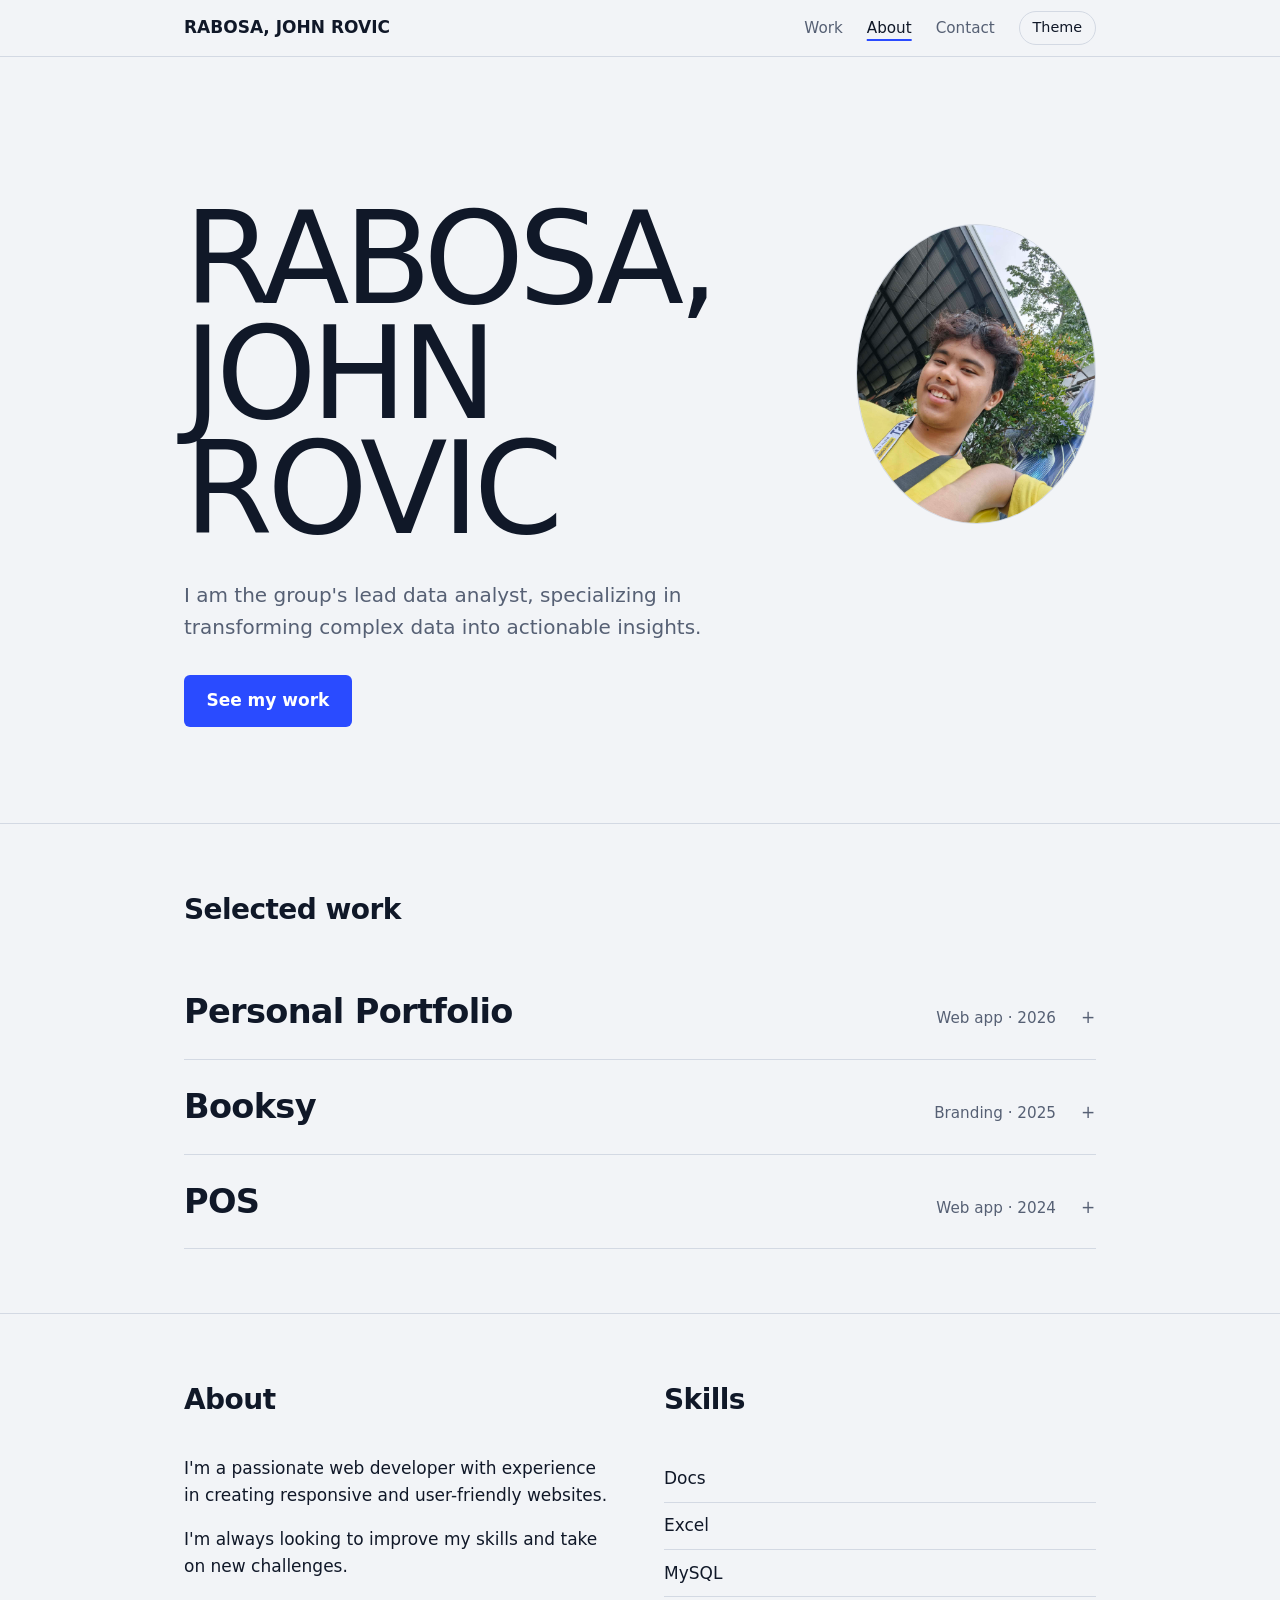
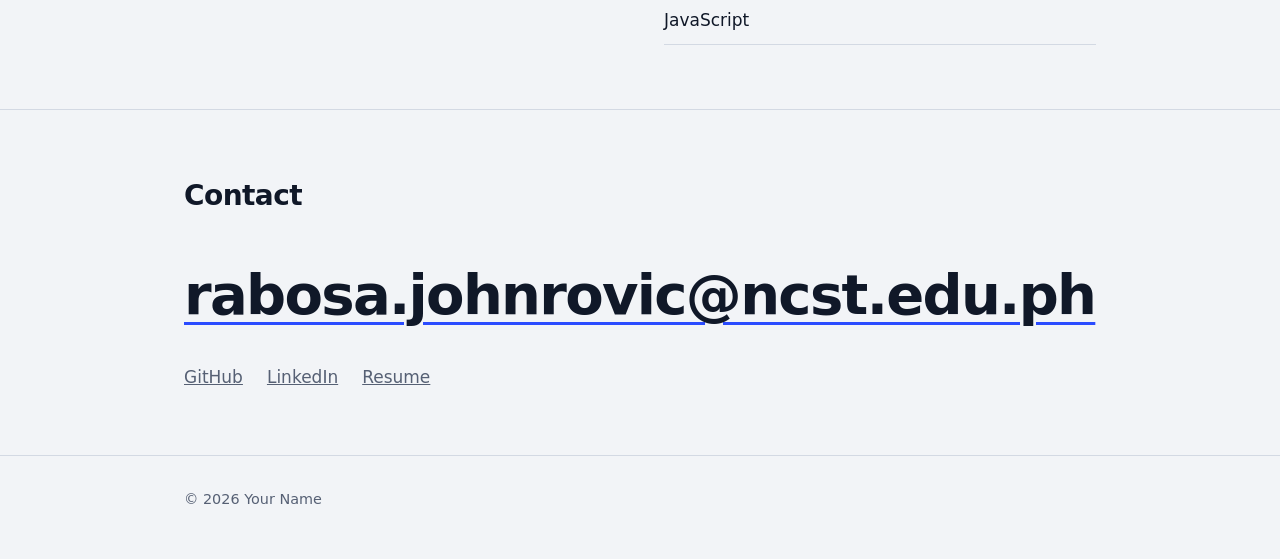
<file: index.html>
<!DOCTYPE html>
<html lang="en">
<head>
<meta charset="utf-8">
<meta name="viewport" content="width=device-width, initial-scale=1, viewport-fit=cover">
<title>Your Name — Portfolio</title>
<link rel="stylesheet" href="portfolio.css">
</head>
<body>
<header>
  <div class="wrap">
    <a class="brand" href="#top">RABOSA, JOHN ROVIC</a>
    <nav aria-label="Main">
      <a href="#work">Work</a>
      <a href="#about">About</a>
      <a href="#contact">Contact</a>
      <button id="theme" type="button" aria-label="Switch color theme">Theme</button>
    </nav>
  </div>
</header>

<main id="top">
  <div class="wrap">
    <div class="hero">
      <div class="hero-top">
        <h1>RABOSA, JOHN ROVIC</h1>
        <div class="portrait">
          <img src="rabosa.jpg">
        </div>
      </div>
      <p>I am the group's lead data analyst, specializing in transforming complex data into actionable insights.</p>
      <a class="btn" href="#work">See my work</a>
    </div>
  </div>

  <section id="work">
    <div class="wrap">
      <h2>Selected work</h2>
      <ul class="projects" id="projects">
        <li>
          <button class="row" aria-expanded="false" aria-controls="p1">
            <span class="title">Personal Portfolio</span><span class="meta">Web app · 2026</span><span class="icon" aria-hidden="true">+</span>
          </button>
          <div class="panel" id="p1"><div><div class="inner">
            <img src="src1.png" alt="Project image" class="thumb">
            <div class="thumb">Project image</div>
            <div>
              <p>A personal portfolio website built with HTML, CSS, and JavaScript.</p>
              <ul class="tags"><li>HTML</li><li>CSS</li><li>JavaScript</li></ul>
              <a href="#">View project</a>
            </div>
          </div></div></div>
        </li>
        <li>
          <button class="row" aria-expanded="false" aria-controls="p2">
            <span class="title">Booksy</span><span class="meta">Branding · 2025</span><span class="icon" aria-hidden="true">+</span>
          </button>
          <div class="panel" id="p2"><div><div class="inner">
            <div class="thumb">Project image</div>
            <div>
              <p>A website for requesting, acquiring and tracking places that has been or will be booked.</p>
              <ul class="tags"><li>HTML</li><li>CSS</li><li>JavaScript</li><li>PHP</li><li>MySQL</li></ul>
              <a href="#">View project</a>
            </div>
          </div></div></div>
        </li>
        <li>
          <button class="row" aria-expanded="false" aria-controls="p3">
            <span class="title">POS</span><span class="meta">Web app · 2024</span><span class="icon" aria-hidden="true">+</span>
          </button>
          <div class="panel" id="p3"><div><div class="inner">
            <div class="thumb">Project image</div>
            <div>
              <p>A point-of-sale system for managing inventory and processing transactions.</p>
              <ul class="tags"><li>HTML</li><li>CSS</li><li>JavaScript</li><li>PHP</li><li>MySQL</li></ul>
              <a href="#">View project</a>
            </div>
          </div></div></div>
        </li>
      </ul>
    </div>
  </section>

  <section id="about">
    <div class="wrap about">
      <div>
        <h2>About</h2>
        <p>I'm a passionate web developer with experience in creating responsive and user-friendly websites.</p>
        <p>I'm always looking to improve my skills and take on new challenges.</p>
      </div>
      <div>
        <h2>Skills</h2>
        <ul class="skills">
          <li>Docs</li>
          <li>Excel</li>
          <li>MySQL</li>
          <li>JavaScript</li>
        </ul>
      </div>
    </div>
  </section>

  <section id="contact" class="contact">
    <div class="wrap">
      <h2>Contact</h2>
      <a class="mail" href="mailto:rabosa.johnrovic@ncst.edu.ph">rabosa.johnrovic@ncst.edu.ph</a>
      <div class="links">
        <a href="#">GitHub</a>
        <a href="#">LinkedIn</a>
        <a href="#">Resume</a>
      </div>
    </div>
  </section>
</main>

<footer>
  <div class="wrap">© <span id="year">2026</span> Your Name</div>
</footer>

<script src="portfolio.js"></script>
</body>
</html>
</file>
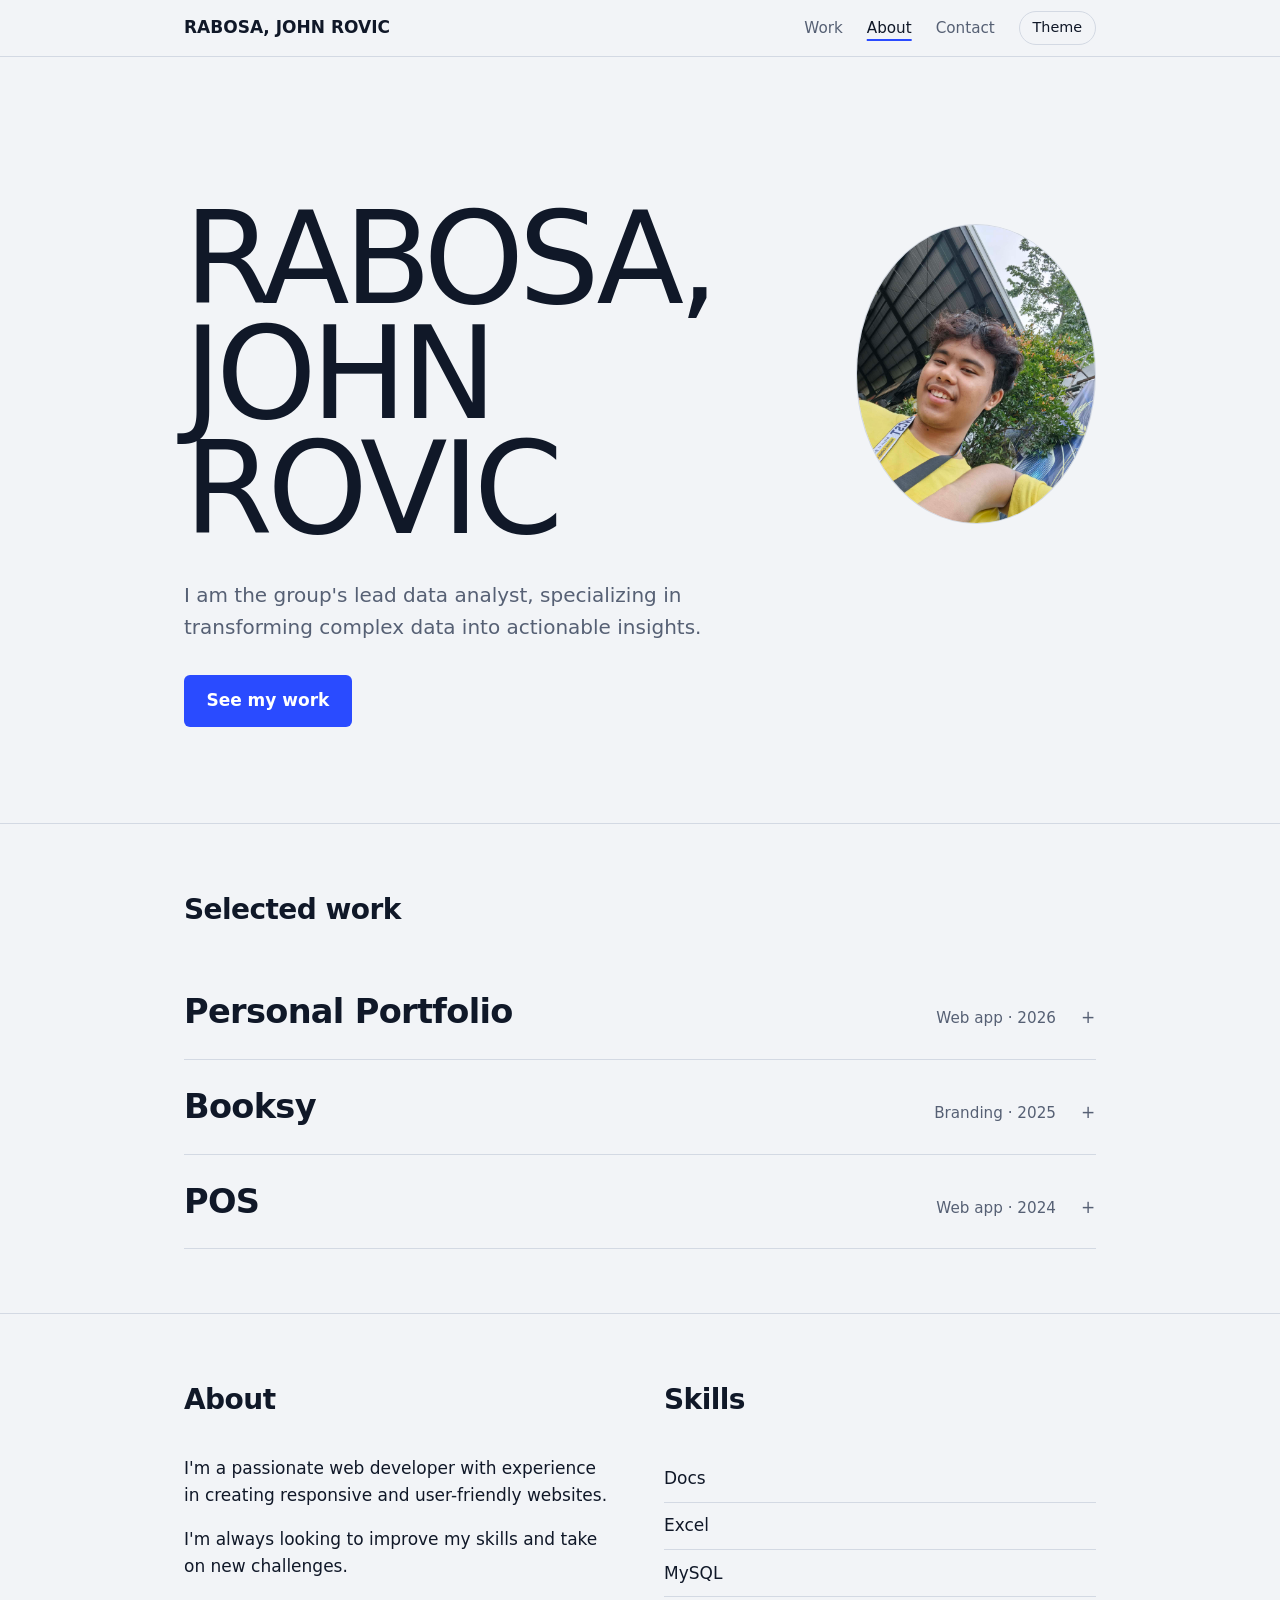
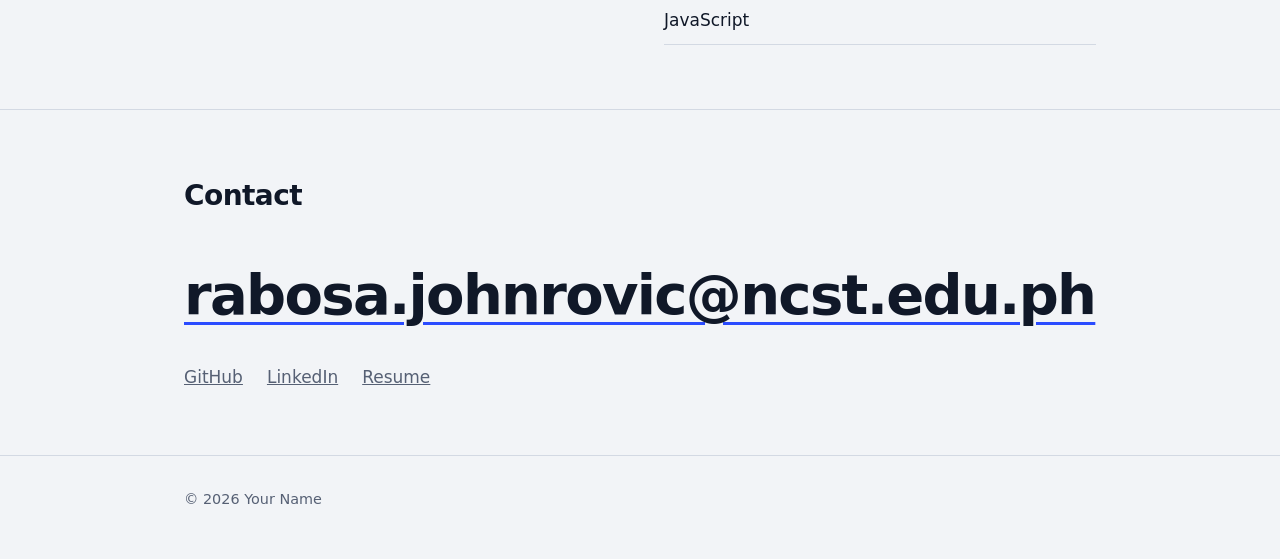
<file: Portfolio.html>
<!DOCTYPE html>
<html lang="en">
<head>
<meta charset="utf-8">
<meta name="viewport" content="width=device-width, initial-scale=1, viewport-fit=cover">
<title>Your Name — Portfolio</title>
<link rel="stylesheet" href="portfolio.css">
</head>
<body>
<header>
  <div class="wrap">
    <a class="brand" href="#top">RABOSA, JOHN ROVIC</a>
    <nav aria-label="Main">
      <a href="#work">Work</a>
      <a href="#about">About</a>
      <a href="#contact">Contact</a>
      <button id="theme" type="button" aria-label="Switch color theme">Theme</button>
    </nav>
  </div>
</header>

<main id="top">
  <div class="wrap">
    <div class="hero">
      <div class="hero-top">
        <h1>RABOSA, JOHN ROVIC</h1>
        <div class="portrait">
          <img src="rabosa.jpg">
        </div>
      </div>
      <p>I am the group's lead data analyst, specializing in transforming complex data into actionable insights.</p>
      <a class="btn" href="#work">See my work</a>
    </div>
  </div>

  <section id="work">
    <div class="wrap">
      <h2>Selected work</h2>
      <ul class="projects" id="projects">
        <li>
          <button class="row" aria-expanded="false" aria-controls="p1">
            <span class="title">Personal Portfolio</span><span class="meta">Web app · 2026</span><span class="icon" aria-hidden="true">+</span>
          </button>
          <div class="panel" id="p1"><div><div class="inner">
            <img src="src1.png" alt="Project image" class="thumb">
            <div class="thumb">Project image</div>
            <div>
              <p>A personal portfolio website built with HTML, CSS, and JavaScript.</p>
              <ul class="tags"><li>HTML</li><li>CSS</li><li>JavaScript</li></ul>
              <a href="#">View project</a>
            </div>
          </div></div></div>
        </li>
        <li>
          <button class="row" aria-expanded="false" aria-controls="p2">
            <span class="title">Booksy</span><span class="meta">Branding · 2025</span><span class="icon" aria-hidden="true">+</span>
          </button>
          <div class="panel" id="p2"><div><div class="inner">
            <div class="thumb">Project image</div>
            <div>
              <p>A website for requesting, acquiring and tracking places that has been or will be booked.</p>
              <ul class="tags"><li>HTML</li><li>CSS</li><li>JavaScript</li><li>PHP</li><li>MySQL</li></ul>
              <a href="#">View project</a>
            </div>
          </div></div></div>
        </li>
        <li>
          <button class="row" aria-expanded="false" aria-controls="p3">
            <span class="title">POS</span><span class="meta">Web app · 2024</span><span class="icon" aria-hidden="true">+</span>
          </button>
          <div class="panel" id="p3"><div><div class="inner">
            <div class="thumb">Project image</div>
            <div>
              <p>A point-of-sale system for managing inventory and processing transactions.</p>
              <ul class="tags"><li>HTML</li><li>CSS</li><li>JavaScript</li><li>PHP</li><li>MySQL</li></ul>
              <a href="#">View project</a>
            </div>
          </div></div></div>
        </li>
      </ul>
    </div>
  </section>

  <section id="about">
    <div class="wrap about">
      <div>
        <h2>About</h2>
        <p>I'm a passionate web developer with experience in creating responsive and user-friendly websites.</p>
        <p>I'm always looking to improve my skills and take on new challenges.</p>
      </div>
      <div>
        <h2>Skills</h2>
        <ul class="skills">
          <li>Docs</li>
          <li>Excel</li>
          <li>MySQL</li>
          <li>JavaScript</li>
        </ul>
      </div>
    </div>
  </section>

  <section id="contact" class="contact">
    <div class="wrap">
      <h2>Contact</h2>
      <a class="mail" href="mailto:rabosa.johnrovic@ncst.edu.ph">rabosa.johnrovic@ncst.edu.ph</a>
      <div class="links">
        <a href="#">GitHub</a>
        <a href="#">LinkedIn</a>
        <a href="#">Resume</a>
      </div>
    </div>
  </section>
</main>

<footer>
  <div class="wrap">© <span id="year">2026</span> Your Name</div>
</footer>

<script src="portfolio.js"></script>
</body>
</html>
</file>
<file: portfolio.css>
:root {
  --bg: #F2F4F7; --ink: #101828; --muted: #566074; --line: #D3D9E3; --accent: #2A4BFF; --on-accent: #fff;
  --font: system-ui, -apple-system, "Segoe UI", Roboto, "Helvetica Neue", Arial, sans-serif;
  box-sizing: border-box;
  padding-top: env(safe-area-inset-top, 0px);
  padding-bottom: env(safe-area-inset-bottom, 0px);
}
@media (prefers-color-scheme: dark) {
  :root:not([data-theme="light"]) { --bg: #0E1117; --ink: #E8ECF3; --muted: #97A0B0; --line: #262C38; --accent: #8098FF; --on-accent: #0E1117; }
}
:root[data-theme="dark"] { --bg: #0E1117; --ink: #E8ECF3; --muted: #97A0B0; --line: #262C38; --accent: #8098FF; --on-accent: #0E1117; }

*, *::before, *::after { box-sizing: inherit; }
html { scroll-behavior: smooth; scroll-padding-top: calc(env(safe-area-inset-top, 0px) + 72px); }
body { margin: 0; background: var(--bg); color: var(--ink); font-family: var(--font); font-size: 1.0625rem; line-height: 1.6; }
a { color: inherit; }
:focus-visible { outline: 3px solid var(--accent); outline-offset: 3px; border-radius: 2px; }
.wrap { max-width: 60rem; margin: 0 auto; padding: 0 1.5rem; }

/* Header */
header { position: sticky; top: env(safe-area-inset-top, 0px); z-index: 10; background: var(--bg); border-bottom: 1px solid var(--line); }
header .wrap { display: flex; align-items: center; justify-content: space-between; height: 3.5rem; }
.brand { font-weight: 800; text-decoration: none; }
nav { display: flex; align-items: center; gap: 1.5rem; }
nav a { text-decoration: none; color: var(--muted); font-size: .95rem; }
nav a:hover, nav a.active { color: var(--ink); }
nav a.active { text-decoration: underline; text-decoration-color: var(--accent); text-decoration-thickness: 2px; text-underline-offset: 6px; }
#theme { font: inherit; font-size: .9rem; background: none; color: var(--ink); border: 1px solid var(--line); border-radius: 999px; padding: .25rem .8rem; cursor: pointer; }
#theme:hover { border-color: var(--ink); }

/* Hero */
.hero { padding: clamp(4rem, 12vw, 9rem) 0 clamp(3rem, 8vw, 6rem); }
.hero-top { display: grid; grid-template-columns: minmax(0, 1fr) auto; align-items: center; gap: clamp(1rem, 4vw, 3rem); }
.hero h1 { margin: 0; font-size: clamp(3rem, 12vw, 8rem); line-height: .9; font-weight: 400; letter-spacing: -.045em; overflow-wrap: anywhere; }
.portrait { width: clamp(6rem, 22vw, 15rem); aspect-ratio: 4 / 5; border-radius: 50%; border: 1px solid var(--line); background: repeating-linear-gradient(45deg, var(--line) 0 10px, transparent 10px 20px); display: grid; place-items: center; color: var(--muted); font-size: .85rem; text-align: center; overflow: hidden; }
.portrait img { width: 100%; height: 100%; object-fit: cover; display: block; }
.hero p { max-width: 34rem; margin: 2rem 0 0; font-size: 1.25rem; color: var(--muted); }
.btn { display: inline-block; margin-top: 2rem; padding: .8rem 1.4rem; background: var(--accent); color: var(--on-accent); font-weight: 600; text-decoration: none; border-radius: 6px; }
.btn:hover { filter: brightness(1.1); }

/* Sections */
section { padding: 4rem 0; border-top: 1px solid var(--line); }
h2 { margin: 0 0 2rem; font-size: 1.75rem; letter-spacing: -.02em; }

/* Projects */
.projects { list-style: none; margin: 0; padding: 0; }
.projects li { border-bottom: 1px solid var(--line); }
.row { display: grid; grid-template-columns: 1fr auto auto; gap: 1.5rem; align-items: baseline; width: 100%; padding: 1.25rem 0; background: none; border: 0; color: inherit; font: inherit; text-align: left; cursor: pointer; }
.row .title { font-size: clamp(1.4rem, 4vw, 2.1rem); font-weight: 600; letter-spacing: -.02em; transition: color .15s; }
.row:hover .title, .row[aria-expanded="true"] .title { color: var(--accent); }
.row .meta { color: var(--muted); font-size: .95rem; }
.row .icon { width: 1rem; text-align: center; color: var(--muted); transition: transform .2s; }
.row[aria-expanded="true"] .icon { transform: rotate(45deg); }
.panel { display: grid; grid-template-rows: 0fr; transition: grid-template-rows .25s ease; }
.panel.open { grid-template-rows: 1fr; }
.panel > div { overflow: hidden; }
.panel .inner { display: grid; grid-template-columns: 1fr 1fr; gap: 2rem; padding: .5rem 0 2rem; }
.thumb { aspect-ratio: 16 / 10; border-radius: 6px; background: repeating-linear-gradient(45deg, var(--line) 0 10px, transparent 10px 20px); border: 1px solid var(--line); display: grid; place-items: center; color: var(--muted); font-size: .9rem; }
.panel p { margin: 0 0 1rem; max-width: 34rem; }
.tags { display: flex; flex-wrap: wrap; gap: .5rem; margin: 0 0 1rem; padding: 0; list-style: none; }
.tags li { border: 1px solid var(--line); border-radius: 999px; padding: .1rem .7rem; font-size: .85rem; color: var(--muted); }

/* About */
.about { display: grid; grid-template-columns: 1fr 1fr; gap: 3rem; }
.about p { margin: 0 0 1rem; max-width: 34rem; }
.skills { margin: 0; padding: 0; list-style: none; }
.skills li { padding: .6rem 0; border-bottom: 1px solid var(--line); }

/* Contact */
.contact a.mail { font-size: clamp(1.5rem, 6vw, 3.5rem); font-weight: 800; letter-spacing: -.03em; text-decoration-color: var(--accent); text-decoration-thickness: 3px; text-underline-offset: 8px; word-break: break-word; }
.links { display: flex; gap: 1.5rem; margin-top: 1.5rem; flex-wrap: wrap; }
.links a { color: var(--muted); }
.links a:hover { color: var(--ink); }
footer { padding: 2rem 0 3rem; color: var(--muted); font-size: .9rem; border-top: 1px solid var(--line); }

@media (max-width: 40rem) {
  nav a { display: none; }
  .row { grid-template-columns: 1fr auto; }
  .row .meta { display: none; }
  .panel .inner, .about { grid-template-columns: 1fr; }
}
@media (prefers-reduced-motion: reduce) {
  html { scroll-behavior: auto; }
  .panel, .row .icon, .row .title { transition: none; }
}
</file>
